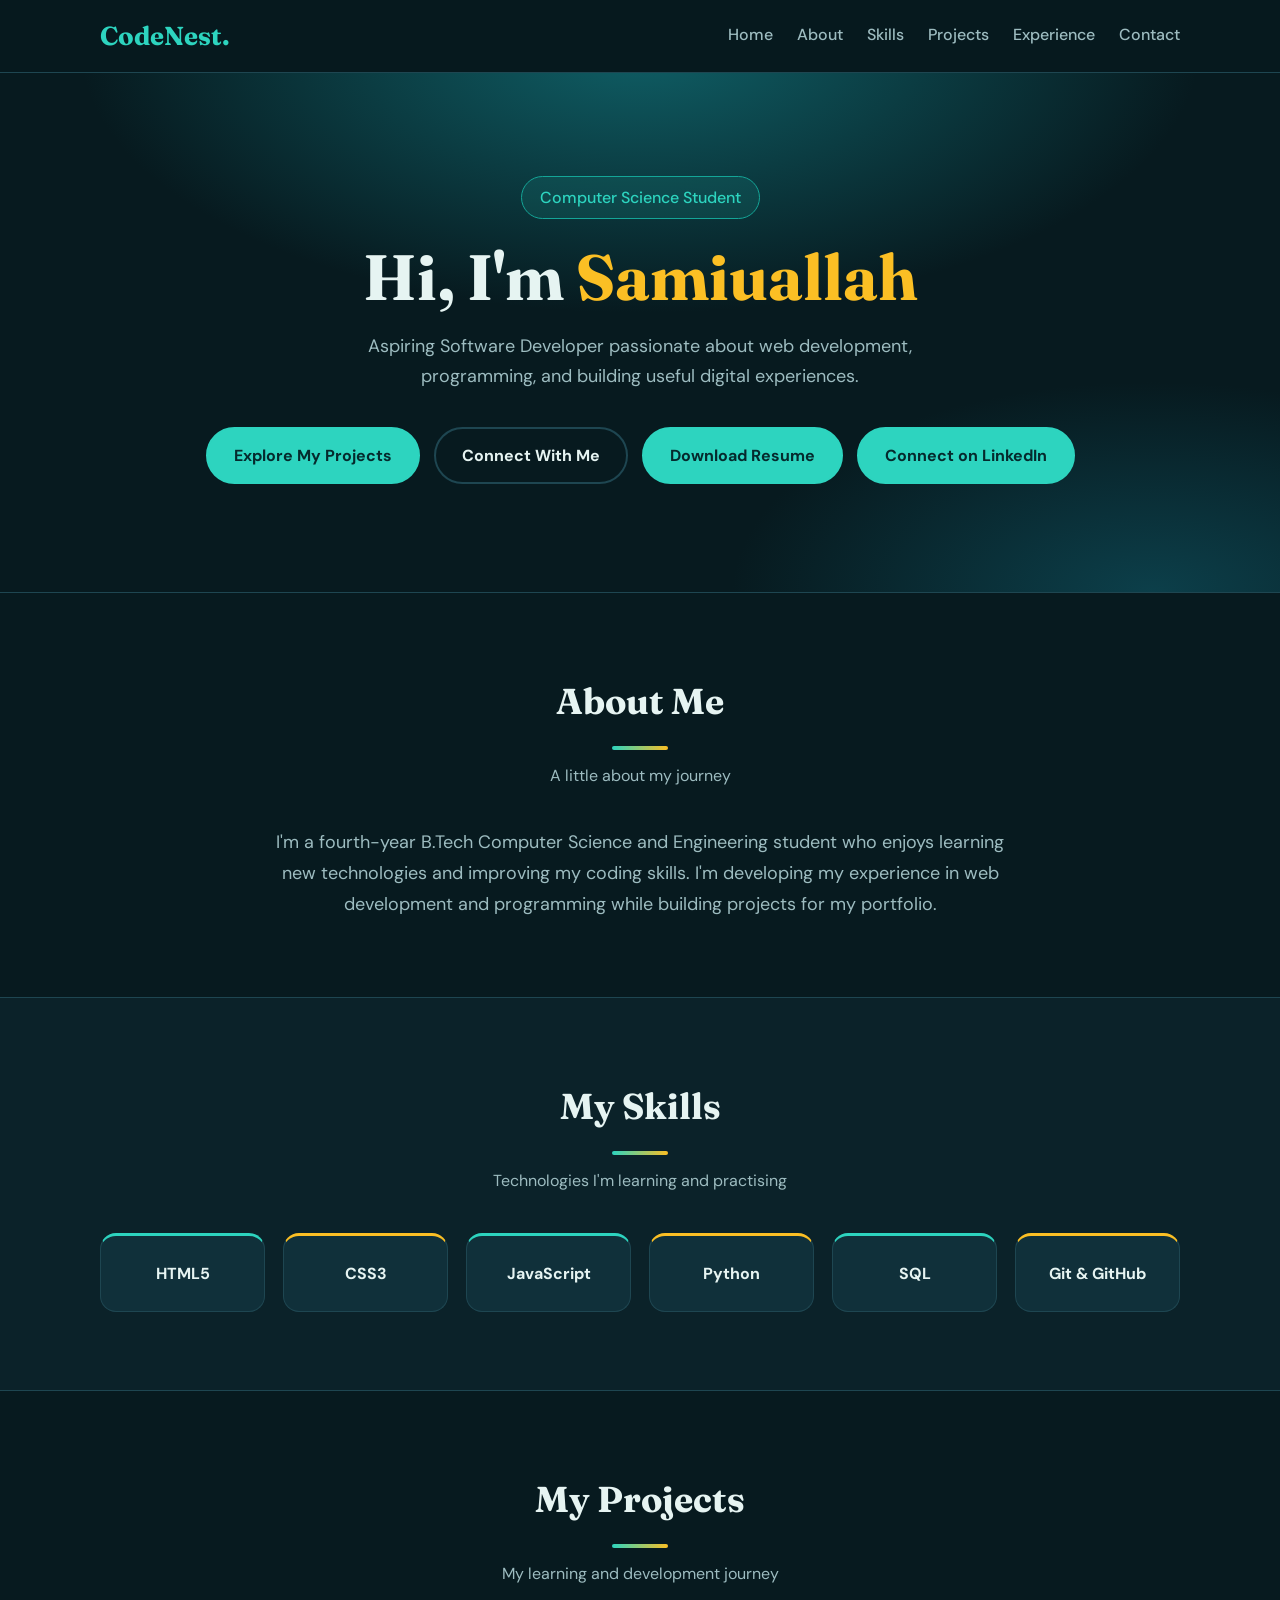
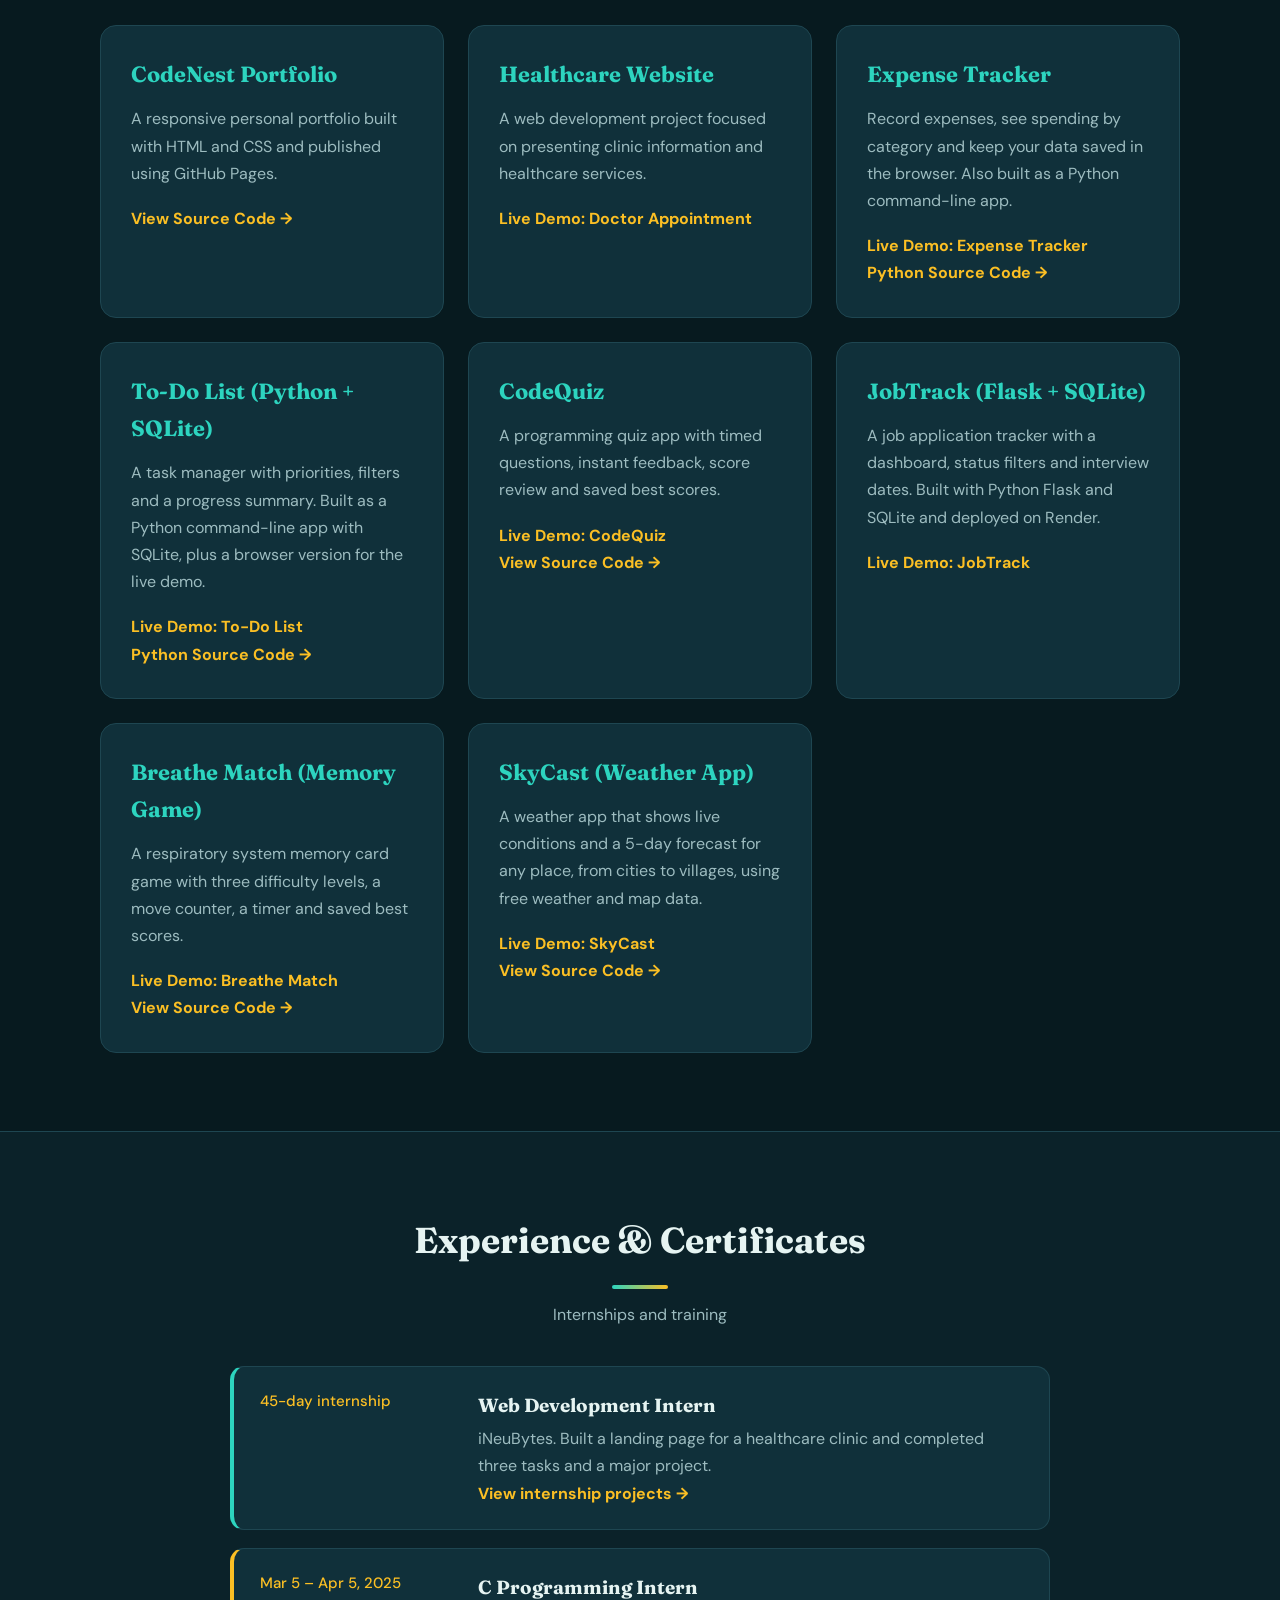
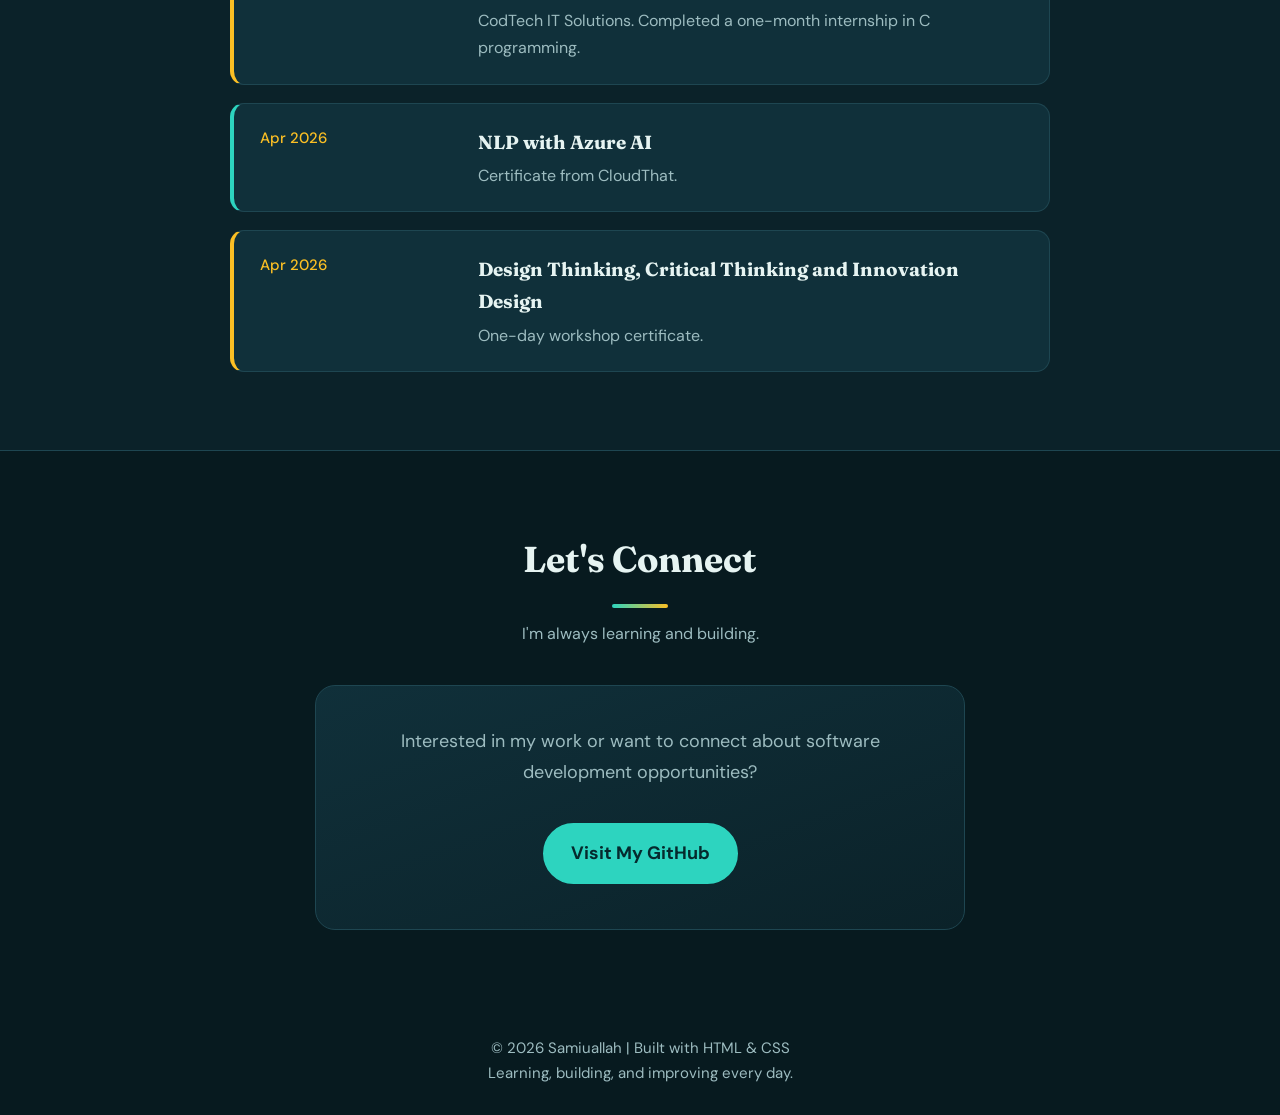
<file: index.html>
<!DOCTYPE html>
<html lang="en">
<head>
  <meta charset="UTF-8">
  <meta name="viewport" content="width=device-width, initial-scale=1.0">
  <meta name="description" content="Samiuallah's portfolio showcasing web development skills and projects.">
  <title>Samiuallah | Developer Portfolio</title>
  <link rel="preconnect" href="https://fonts.googleapis.com">
  <link href="https://fonts.googleapis.com/css2?family=Fraunces:wght@600;700&family=DM+Sans:wght@400;500;700&display=swap" rel="stylesheet">

  <style>
    :root {
      --bg: #071a1f;
      --bg-soft: #0b2229;
      --surface: #10303a;
      --line: #1e4651;
      --ink: #e6f4f2;
      --muted: #9dbcc0;
      --accent: #2dd4bf;
      --accent-dark: #14a597;
      --warm: #fbbf24;
    }

    * {
      margin: 0;
      padding: 0;
      box-sizing: border-box;
      scroll-behavior: smooth;
    }

    body {
      font-family: "DM Sans", system-ui, Arial, sans-serif;
      background: var(--bg);
      color: var(--ink);
      line-height: 1.7;
    }

    h1, h2, h3, .logo {
      font-family: Fraunces, Georgia, serif;
    }

    a {
      color: inherit;
      text-decoration: none;
    }

    :focus-visible {
      outline: 3px solid var(--warm);
      outline-offset: 3px;
      border-radius: 6px;
    }

    .container {
      width: min(1080px, 90%);
      margin: auto;
    }

    /* Header */
    header {
      position: sticky;
      top: 0;
      z-index: 10;
      background: rgba(7, 26, 31, .88);
      backdrop-filter: blur(10px);
      border-bottom: 1px solid var(--line);
    }

    nav {
      min-height: 72px;
      display: flex;
      align-items: center;
      justify-content: space-between;
      gap: 20px;
    }

    .logo {
      font-size: 26px;
      font-weight: 700;
      color: var(--accent);
    }

    .nav-links {
      display: flex;
      flex-wrap: wrap;
      gap: 24px;
    }

    .nav-links a {
      color: var(--muted);
      font-weight: 500;
      padding: 4px 0;
      border-bottom: 2px solid transparent;
      transition: color .2s, border-color .2s;
    }

    .nav-links a:hover {
      color: var(--ink);
      border-bottom-color: var(--warm);
    }

    /* Hero */
    .hero {
      min-height: 520px;
      display: grid;
      place-items: center;
      text-align: center;
      padding: 95px 0;
      background:
        radial-gradient(800px 380px at 50% -5%, #0f5f66 0%, transparent 70%),
        radial-gradient(600px 300px at 90% 100%, #0c3f4a 0%, transparent 70%),
        var(--bg);
      border-bottom: 1px solid var(--line);
    }

    .tag {
      display: inline-block;
      padding: 7px 18px;
      border: 1px solid var(--accent-dark);
      background: rgba(45, 212, 191, .1);
      border-radius: 30px;
      color: var(--accent);
      font-weight: 500;
      margin-bottom: 22px;
    }

    h1 {
      font-size: clamp(38px, 7vw, 64px);
      line-height: 1.12;
      margin-bottom: 18px;
    }

    .highlight {
      color: var(--warm);
    }

    .hero p {
      max-width: 650px;
      margin: 0 auto 30px;
      color: var(--muted);
      font-size: 18px;
    }

    .btn {
      display: inline-block;
      padding: 13px 26px;
      margin: 5px;
      border-radius: 999px;
      background: var(--accent);
      color: #052a2d;
      font-weight: 700;
      border: 2px solid var(--accent);
      transition: transform .2s, box-shadow .2s, background .2s;
    }

    .btn:hover {
      background: #5eead4;
      border-color: #5eead4;
      transform: translateY(-2px);
      box-shadow: 0 10px 24px rgba(45, 212, 191, .28);
    }

    .btn-outline {
      background: transparent;
      color: var(--ink);
      border-color: var(--line);
    }

    .btn-outline:hover {
      background: var(--surface);
      border-color: var(--accent);
      box-shadow: none;
    }

    /* Sections */
    section {
      padding: 78px 0;
      scroll-margin-top: 70px;
    }

    #skills,
    #experience {
      background: var(--bg-soft);
      border-block: 1px solid var(--line);
    }

    .section-title {
      text-align: center;
      font-size: clamp(28px, 4vw, 36px);
      margin-bottom: 12px;
    }

    .section-title::after {
      content: "";
      display: block;
      width: 56px;
      height: 4px;
      margin: 14px auto 0;
      border-radius: 4px;
      background: linear-gradient(90deg, var(--accent), var(--warm));
    }

    .section-intro {
      color: var(--muted);
      text-align: center;
      margin-bottom: 38px;
    }

    .about-text {
      max-width: 760px;
      margin: auto;
      text-align: center;
      color: var(--muted);
      font-size: 18px;
    }

    /* Skills and projects */
    .skills-grid,
    .projects-grid {
      display: grid;
      grid-template-columns: repeat(auto-fit, minmax(150px, 1fr));
      gap: 18px;
      margin-top: 30px;
    }

    .projects-grid {
      grid-template-columns: repeat(auto-fit, minmax(300px, 1fr));
      gap: 24px;
    }

    .skill,
    .project-card {
      background: var(--surface);
      border: 1px solid var(--line);
      border-radius: 16px;
      padding: 24px;
      transition: transform .2s, border-color .2s, box-shadow .2s;
    }

    .skill {
      text-align: center;
      font-weight: 700;
      border-top: 3px solid var(--accent);
    }

    .skill:nth-child(even) {
      border-top-color: var(--warm);
    }

    .skill:hover,
    .project-card:hover {
      transform: translateY(-4px);
      border-color: var(--accent);
      box-shadow: 0 14px 30px rgba(0, 0, 0, .3);
    }

    .project-card {
      padding: 30px;
    }

    .project-card h3 {
      font-size: 22px;
      color: var(--accent);
      margin-bottom: 12px;
    }

    .project-card p {
      color: var(--muted);
      margin-bottom: 18px;
    }

    .project-link {
      color: var(--warm);
      font-weight: 700;
    }

    .project-link:hover {
      text-decoration: underline;
      text-underline-offset: 4px;
    }

    /* Experience */
    .timeline {
      max-width: 820px;
      margin: auto;
      display: grid;
      gap: 18px;
    }

    .entry {
      display: grid;
      grid-template-columns: 190px 1fr;
      gap: 6px 28px;
      background: var(--surface);
      border: 1px solid var(--line);
      border-left: 4px solid var(--accent);
      border-radius: 14px;
      padding: 22px 26px;
      transition: transform .2s, border-color .2s;
    }

    .entry:nth-child(even) {
      border-left-color: var(--warm);
    }

    .entry:hover {
      transform: translateY(-3px);
      border-color: var(--accent);
    }

    .entry .when {
      color: var(--warm);
      font-weight: 500;
      font-size: 15px;
    }

    .entry h3 {
      font-size: 19px;
      margin-bottom: 4px;
    }

    .entry p {
      color: var(--muted);
    }

    @media (max-width: 700px) {
      .entry {
        grid-template-columns: 1fr;
        padding: 18px 20px;
      }
    }

    /* Contact */
    .contact-box {
      max-width: 650px;
      text-align: center;
      margin: auto;
      padding: 40px;
      border-radius: 20px;
      background: linear-gradient(160deg, var(--surface), var(--bg-soft));
      border: 1px solid var(--line);
      color: var(--muted);
      font-size: 18px;
    }

    /* Footer */
    footer {
      text-align: center;
      padding: 28px 0;
      color: var(--muted);
      font-size: 15px;
    }

    @media (max-width: 600px) {
      nav {
        padding: 14px 0;
        flex-direction: column;
      }

      .nav-links {
        justify-content: center;
        gap: 15px;
      }

      section {
        padding: 56px 0;
      }

      .hero {
        padding: 64px 0;
      }

      .contact-box {
        padding: 26px 16px;
      }
    }

    @media (prefers-reduced-motion: reduce) {
      * {
        scroll-behavior: auto;
        transition: none !important;
      }
    }
  </style>
</head>

<body>
  <header>
    <nav class="container">
      <a href="#home" class="logo">CodeNest.</a>

      <div class="nav-links">
        <a href="#home">Home</a>
        <a href="#about">About</a>
        <a href="#skills">Skills</a>
        <a href="#projects">Projects</a>
        <a href="#experience">Experience</a>
        <a href="#contact">Contact</a>
      </div>
    </nav>
  </header>

  <main>
    <section class="hero" id="home">
      <div class="container">
        <span class="tag">Computer Science Student</span>
        <h1>Hi, I'm <span class="highlight">Samiuallah</span></h1>
        <p>
          Aspiring Software Developer passionate about web development,
          programming, and building useful digital experiences.
        </p>
        <a href="#projects" class="btn">Explore My Projects</a>
        <a href="#contact" class="btn btn-outline">Connect With Me</a>
        <a href="Samiuallah_Ganaie_Resume.pdf"
          class="btn" download>
          Download Resume
        </a>
        
<a href="https://www.linkedin.com/in/samiuallah-ganaie-553bb9423/"
   class="btn"
   target="_blank"
   rel="noopener noreferrer">
  Connect on LinkedIn
</a>
      </div>
    </section>

    <section id="about">
      <div class="container">
        <h2 class="section-title">About Me</h2>
        <p class="section-intro">A little about my journey</p>
        <div class="about-text">
          <p>
            I'm a fourth-year B.Tech Computer Science and Engineering
            student who enjoys learning new technologies and improving
            my coding skills. I'm developing my experience in web
            development and programming while building projects for
            my portfolio.
          </p>
        </div>
      </div>
    </section>

    <section id="skills">
      <div class="container">
        <h2 class="section-title">My Skills</h2>
        <p class="section-intro">Technologies I'm learning and practising</p>

        <div class="skills-grid">
          <div class="skill">HTML5</div>
          <div class="skill">CSS3</div>
          <div class="skill">JavaScript</div>
          <div class="skill">Python</div>
          <div class="skill">SQL</div>
          <div class="skill">Git & GitHub</div>
        </div>
      </div>
    </section>

    <section id="projects">
      <div class="container">
        <h2 class="section-title">My Projects</h2>
        <p class="section-intro">My learning and development journey</p>

        <div class="projects-grid">
          <article class="project-card">
            <h3>CodeNest Portfolio</h3>
            <p>
              A responsive personal portfolio built with HTML and CSS
              and published using GitHub Pages.
            </p>
            <a class="project-link"
               href="https://github.com/samiuallahganaie/CodeNest">
              View Source Code →
            </a>
          </article>

          <article class="project-card">
            <h3>Healthcare Website</h3>
            <p>
              A web development project focused on presenting clinic
              information and healthcare services.
            </p>
           <a href="doctor-appointment/index.html" class="project-link" target="_blank">
  Live Demo: Doctor Appointment
</a>
          </article>

          <article class="project-card">
            <h3>Expense Tracker</h3>
            <p>
              Record expenses, see spending by category and keep
              your data saved in the browser. Also built as a
              Python command-line app.
            </p>
            <a class="project-link" href="expense-tracker/index.html" target="_blank">
              Live Demo: Expense Tracker
            </a>
            <br>
            <a class="project-link"
               href="https://github.com/samiuallahganaie/CodeNest/blob/main/expense_tracker.py"
               target="_blank" rel="noopener noreferrer">
              Python Source Code →
            </a>
          </article>

          <article class="project-card">
            <h3>To-Do List (Python + SQLite)</h3>
            <p>
              A task manager with priorities, filters and a progress
              summary. Built as a Python command-line app with SQLite,
              plus a browser version for the live demo.
            </p>
            <a class="project-link" href="todo-app/index.html" target="_blank">
              Live Demo: To-Do List
            </a>
            <br>
            <a class="project-link"
               href="https://github.com/samiuallahganaie/CodeNest/blob/main/todo-app/todo.py"
               target="_blank" rel="noopener noreferrer">
              Python Source Code →
            </a>
          </article>

          <article class="project-card">
            <h3>CodeQuiz</h3>
            <p>
              A programming quiz app with timed questions, instant
              feedback, score review and saved best scores.
            </p>
            <a class="project-link"
               href="https://samiuallahganaie.github.io/quiz-app/"
               target="_blank" rel="noopener noreferrer">
              Live Demo: CodeQuiz
            </a>
            <br>
            <a class="project-link"
               href="https://github.com/samiuallahganaie/quiz-app"
               target="_blank" rel="noopener noreferrer">
              View Source Code →
            </a>
          </article>

          <article class="project-card">
            <h3>JobTrack (Flask + SQLite)</h3>
            <p>
              A job application tracker with a dashboard, status
              filters and interview dates. Built with Python Flask
              and SQLite and deployed on Render.
            </p>
            <a class="project-link" href="jobtrack/index.html" target="_blank">
              Live Demo: JobTrack
            </a>
          </article>

          <article class="project-card">
            <h3>Breathe Match (Memory Game)</h3>
            <p>
              A respiratory system memory card game with three
              difficulty levels, a move counter, a timer and saved
              best scores.
            </p>
            <a class="project-link"
               href="https://samiuallahganaie.github.io/memory-card-game/"
               target="_blank" rel="noopener noreferrer">
              Live Demo: Breathe Match
            </a>
            <br>
            <a class="project-link"
               href="https://github.com/samiuallahganaie/memory-card-game"
               target="_blank" rel="noopener noreferrer">
              View Source Code →
            </a>
          </article>

          <article class="project-card">
            <h3>SkyCast (Weather App)</h3>
            <p>
              A weather app that shows live conditions and a 5-day
              forecast for any place, from cities to villages, using
              free weather and map data.
            </p>
            <a class="project-link"
               href="https://samiuallahganaie.github.io/weather-app/"
               target="_blank" rel="noopener noreferrer">
              Live Demo: SkyCast
            </a>
            <br>
            <a class="project-link"
               href="https://github.com/samiuallahganaie/weather-app"
               target="_blank" rel="noopener noreferrer">
              View Source Code →
            </a>
          </article>
        </div>
      </div>
    </section>

    <section id="experience">
      <div class="container">
        <h2 class="section-title">Experience &amp; Certificates</h2>
        <p class="section-intro">Internships and training</p>

        <div class="timeline">
          <div class="entry">
            <div class="when">45-day internship</div>
            <div>
              <h3>Web Development Intern</h3>
              <p>iNeuBytes. Built a landing page for a healthcare clinic and completed three tasks and a major project.</p>
              <a class="project-link"
                 href="https://samiuallahganaie.github.io/InternSamiuallah_INBT022287_iNeuBytes/"
                 target="_blank" rel="noopener noreferrer">
                View internship projects →
              </a>
            </div>
          </div>

          <div class="entry">
            <div class="when">Mar 5 – Apr 5, 2025</div>
            <div>
              <h3>C Programming Intern</h3>
              <p>CodTech IT Solutions. Completed a one-month internship in C programming.</p>
            </div>
          </div>

          <div class="entry">
            <div class="when">Apr 2026</div>
            <div>
              <h3>NLP with Azure AI</h3>
              <p>Certificate from CloudThat.</p>
            </div>
          </div>

          <div class="entry">
            <div class="when">Apr 2026</div>
            <div>
              <h3>Design Thinking, Critical Thinking and Innovation Design</h3>
              <p>One-day workshop certificate.</p>
            </div>
          </div>
        </div>
      </div>
    </section>

    <section id="contact">
      <div class="container">
        <h2 class="section-title">Let's Connect</h2>
        <p class="section-intro">I'm always learning and building.</p>

        <div class="contact-box">
          <p>
            Interested in my work or want to connect about
            software development opportunities?
          </p>
          <br>
          <a class="btn"
             href="https://github.com/samiuallahganaie">
            Visit My GitHub
          </a>
        </div>
      </div>
    </section>
  </main>

  <footer>
    <div class="container">
      <p>© 2026 Samiuallah | Built with HTML & CSS</p>
      <p>Learning, building, and improving every day.</p>
    </div>
  </footer>
</body>
</html>
</file>
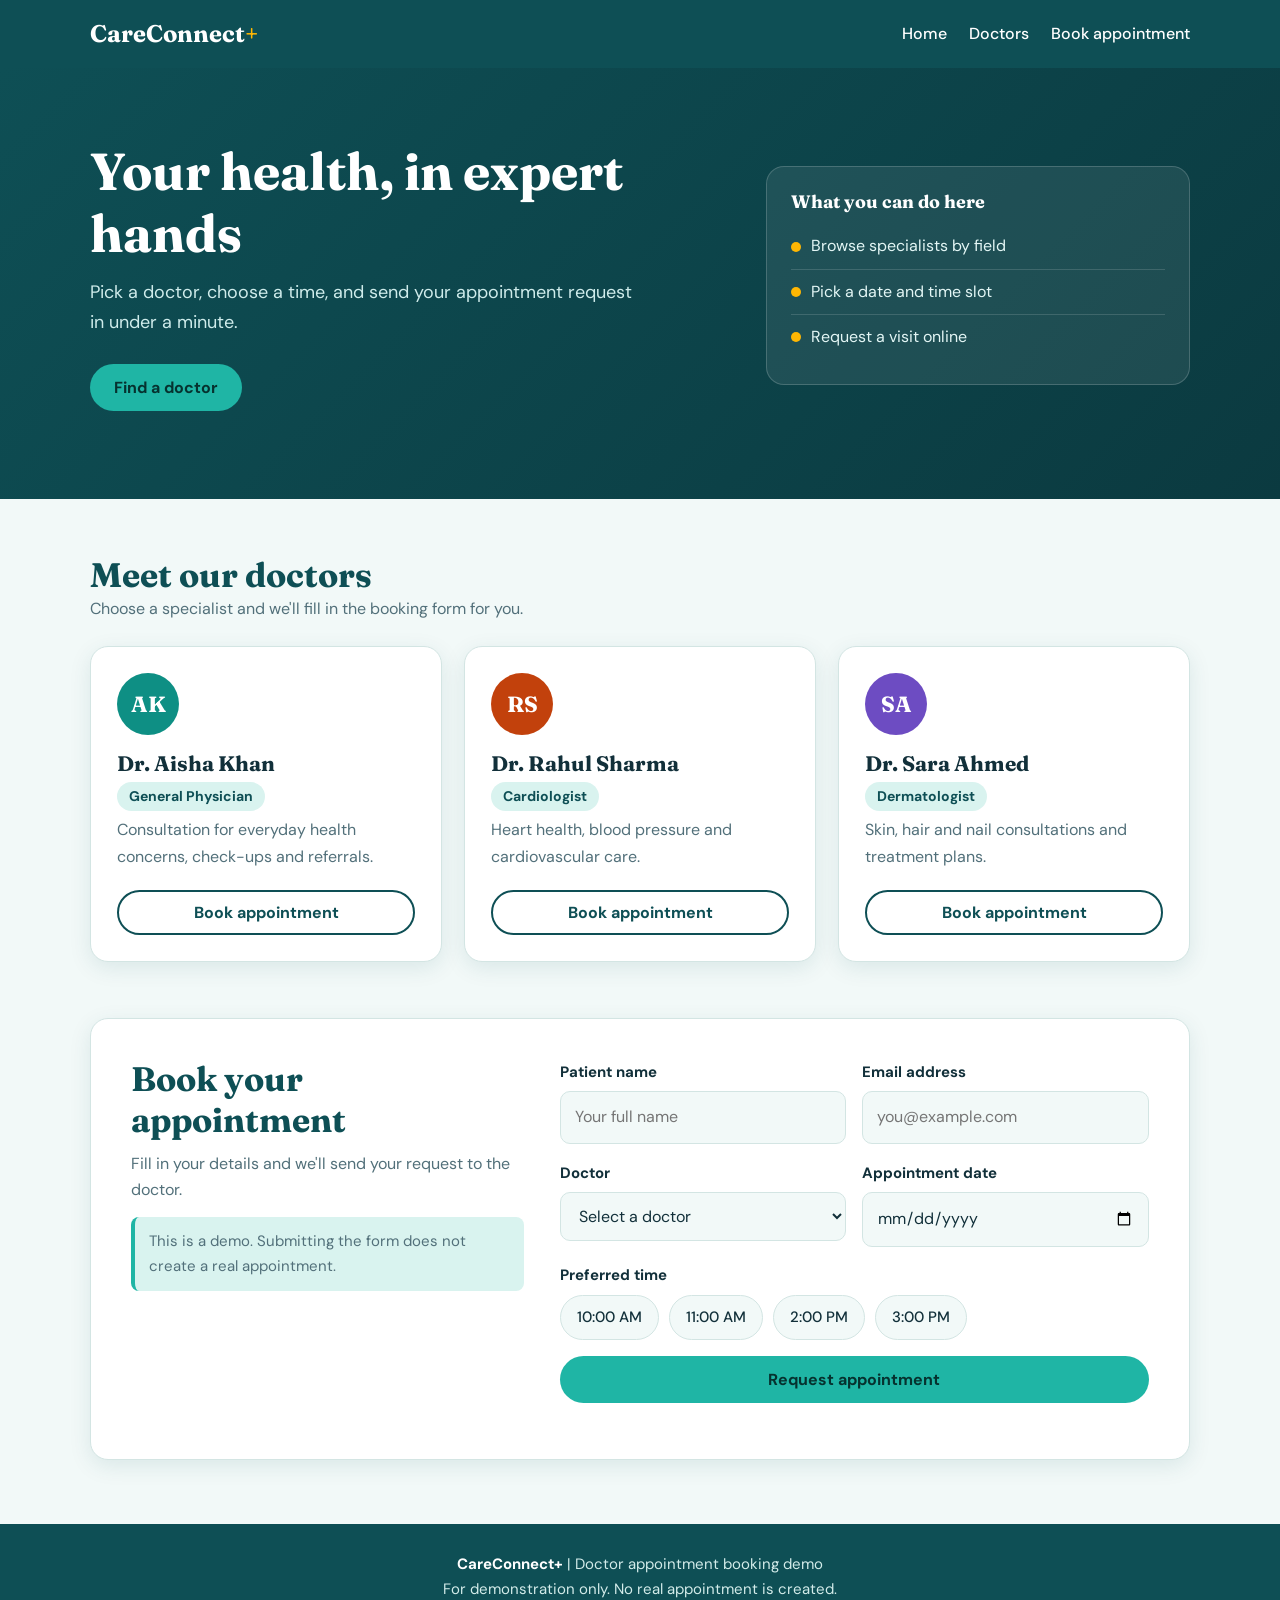
<file: doctor-appointment/index.html>
<!DOCTYPE html>
<html lang="en">
<head>
<meta charset="UTF-8">
<meta name="viewport" content="width=device-width, initial-scale=1, viewport-fit=cover">
<title>CareConnect+ | Doctor Appointments</title>
<link rel="preconnect" href="https://fonts.googleapis.com">
<link href="https://fonts.googleapis.com/css2?family=Fraunces:wght@600;700&family=DM+Sans:wght@400;500;700&display=swap" rel="stylesheet">
<style>
:root{
  --bg:#f2f9f8; --surface:#ffffff; --ink:#12303a; --muted:#52707a;
  --brand:#0e4f55; --brand-ink:#ffffff; --accent:#1fb5a5; --accent-soft:#d9f3ef;
  --warm:#ffb703; --line:#d3e5e3; --ok-bg:#d8f5ea; --ok-ink:#0b5a3e; --err-bg:#fde4e1; --err-ink:#9b2c20;
  --shadow:0 6px 22px rgba(14,79,85,.10);
  box-sizing:border-box; padding-top:env(safe-area-inset-top,0px); padding-bottom:env(safe-area-inset-bottom,0px);
}
@media (prefers-color-scheme:dark){
  :root:not([data-theme="light"]){
    --bg:#0a1b1f; --surface:#112a30; --ink:#e4f2f1; --muted:#9bb8bb;
    --brand:#16727a; --accent:#3fd4c3; --accent-soft:#16363a; --line:#21454b;
    --ok-bg:#103c30; --ok-ink:#a6efcf; --err-bg:#451d19; --err-ink:#ffc0b8; --shadow:0 6px 22px rgba(0,0,0,.35);
  }
}
:root[data-theme="dark"]{
  --bg:#0a1b1f; --surface:#112a30; --ink:#e4f2f1; --muted:#9bb8bb;
  --brand:#16727a; --accent:#3fd4c3; --accent-soft:#16363a; --line:#21454b;
  --ok-bg:#103c30; --ok-ink:#a6efcf; --err-bg:#451d19; --err-ink:#ffc0b8; --shadow:0 6px 22px rgba(0,0,0,.35);
}
*{box-sizing:border-box;margin:0;padding:0}
html{scroll-behavior:smooth;scroll-padding-top:calc(76px + env(safe-area-inset-top,0px))}
body{font-family:"DM Sans",system-ui,Arial,sans-serif;background:var(--bg);color:var(--ink);line-height:1.65}
h1,h2,h3{font-family:Fraunces,Georgia,serif;line-height:1.2}
:focus-visible{outline:3px solid var(--warm);outline-offset:3px}

header{position:sticky;top:env(safe-area-inset-top,0px);z-index:10;background:var(--brand);color:var(--brand-ink);padding:14px 5%}
nav{display:flex;justify-content:space-between;align-items:center;gap:14px;flex-wrap:wrap;max-width:1100px;margin:auto}
.logo{font-family:Fraunces,Georgia,serif;font-size:24px;font-weight:700}
.logo span{color:var(--warm)}
nav a{color:var(--brand-ink);text-decoration:none;margin-left:18px;font-weight:500;padding-bottom:3px;border-bottom:2px solid transparent}
nav a:hover{border-bottom-color:var(--warm)}

.hero{background:linear-gradient(135deg,var(--brand) 0%,#0b3a40 100%);color:#fff;padding:72px 5% 88px}
.hero-inner{max-width:1100px;margin:auto;display:grid;grid-template-columns:1.2fr .8fr;gap:40px;align-items:center}
.hero h1{font-size:clamp(32px,5vw,52px);margin-bottom:14px}
.hero p{max-width:46ch;color:#cfeceb;margin-bottom:26px;font-size:18px}
.hero-card{background:rgba(255,255,255,.08);border:1px solid rgba(255,255,255,.18);border-radius:18px;padding:24px}
.hero-card h3{font-size:18px;margin-bottom:12px}
.hero-card li{list-style:none;display:flex;gap:10px;align-items:center;padding:9px 0;border-top:1px solid rgba(255,255,255,.14);color:#e3f6f5}
.hero-card li:first-of-type{border-top:0}
.dot{width:10px;height:10px;border-radius:50%;background:var(--warm);flex:none}

.btn{display:inline-flex;justify-content:center;align-items:center;background:var(--accent);color:#06322f;padding:13px 24px;border:none;border-radius:999px;text-decoration:none;cursor:pointer;font:700 16px "DM Sans",Arial,sans-serif;transition:transform .15s,box-shadow .15s}
.btn:hover{transform:translateY(-2px);box-shadow:0 8px 18px rgba(31,181,165,.35)}
.btn.outline{background:transparent;color:var(--brand);border:2px solid var(--brand);padding:10px 20px}
.btn.outline:hover{background:var(--brand);color:var(--brand-ink);box-shadow:none}

.container{width:min(1100px,92%);margin:56px auto}
.section-head{margin-bottom:24px}
.section-head h2{font-size:clamp(26px,4vw,34px);color:var(--brand)}
.section-head p{color:var(--muted)}
:root[data-theme="dark"] .section-head h2{color:var(--accent)}
@media (prefers-color-scheme:dark){:root:not([data-theme="light"]) .section-head h2{color:var(--accent)}}

.doctors{display:grid;grid-template-columns:repeat(auto-fit,minmax(260px,1fr));gap:22px}
.card,.booking{background:var(--surface);border:1px solid var(--line);border-radius:18px;box-shadow:var(--shadow)}
.card{padding:26px;display:flex;flex-direction:column;gap:6px}
.avatar{width:62px;height:62px;border-radius:50%;display:grid;place-items:center;font:700 22px Fraunces,Georgia,serif;color:#fff;margin-bottom:10px}
.a1{background:#0e8f84}.a2{background:#c2410c}.a3{background:#6d4cc2}
.card h3{font-size:21px}
.tag{align-self:flex-start;background:var(--accent-soft);color:var(--brand);font-size:14px;font-weight:700;padding:3px 12px;border-radius:999px}
:root[data-theme="dark"] .tag{color:var(--accent)}
@media (prefers-color-scheme:dark){:root:not([data-theme="light"]) .tag{color:var(--accent)}}
.card p{color:var(--muted)}
.card .btn{margin-top:auto}
.card p+.btn{margin-top:14px}

.booking{padding:clamp(22px,4vw,40px);display:grid;grid-template-columns:.8fr 1.2fr;gap:36px}
.booking h2{font-size:clamp(26px,4vw,34px);color:var(--brand);margin-bottom:10px}
:root[data-theme="dark"] .booking h2{color:var(--accent)}
@media (prefers-color-scheme:dark){:root:not([data-theme="light"]) .booking h2{color:var(--accent)}}
.booking .side p{color:var(--muted);margin-bottom:14px}
.note{background:var(--accent-soft);border-left:4px solid var(--accent);padding:12px 14px;border-radius:8px;font-size:15px}

form{display:grid;gap:16px}
.row{display:grid;grid-template-columns:1fr 1fr;gap:16px}
label,legend{font-weight:700;font-size:15px}
input,select{width:100%;padding:12px 14px;border:1.5px solid var(--line);border-radius:10px;font:inherit;margin-top:6px;background:var(--bg);color:var(--ink)}
input:focus,select:focus{border-color:var(--accent);outline:3px solid var(--accent-soft)}
fieldset{border:0}
.slots{display:flex;flex-wrap:wrap;gap:10px;margin-top:8px}
.slots input{position:absolute;opacity:0;width:1px;height:1px}
.slots label{font-weight:500;padding:9px 16px;border:1.5px solid var(--line);border-radius:999px;cursor:pointer;background:var(--bg)}
.slots input:checked+label{background:var(--brand);border-color:var(--brand);color:var(--brand-ink)}
.slots input:focus-visible+label{outline:3px solid var(--warm);outline-offset:2px}

#message{margin-top:16px;padding:0;border-radius:10px;font-weight:600;text-align:center}
#message.ok,#message.err{padding:13px 14px}
#message.ok{background:var(--ok-bg);color:var(--ok-ink)}
#message.err{background:var(--err-bg);color:var(--err-ink)}

footer{text-align:center;padding:28px 5%;background:var(--brand);color:#d3ecea;margin-top:64px;font-size:15px}
footer strong{color:#fff}

@media (max-width:820px){
  .hero-inner,.booking{grid-template-columns:1fr}
  .hero{padding:52px 5% 64px}
}
@media (max-width:600px){
  nav{flex-direction:column}
  nav a{margin:0 9px}
  .row{grid-template-columns:1fr}
  .hero .btn,form .btn{width:100%}
}
@media (prefers-reduced-motion:reduce){html{scroll-behavior:auto}.btn{transition:none}}
</style>
</head>
<body>
<header>
  <nav aria-label="Main">
    <div class="logo">CareConnect<span>+</span></div>
    <div>
      <a href="#home">Home</a>
      <a href="#doctors">Doctors</a>
      <a href="#booking">Book appointment</a>
    </div>
  </nav>
</header>

<section class="hero" id="home">
  <div class="hero-inner">
    <div>
      <h1>Your health, in expert hands</h1>
      <p>Pick a doctor, choose a time, and send your appointment request in under a minute.</p>
      <a href="#doctors" class="btn">Find a doctor</a>
    </div>
    <aside class="hero-card" aria-label="Why CareConnect+">
      <h3>What you can do here</h3>
      <ul>
        <li><span class="dot"></span>Browse specialists by field</li>
        <li><span class="dot"></span>Pick a date and time slot</li>
        <li><span class="dot"></span>Request a visit online</li>
      </ul>
    </aside>
  </div>
</section>

<main>
  <section class="container" id="doctors">
    <div class="section-head">
      <h2>Meet our doctors</h2>
      <p>Choose a specialist and we'll fill in the booking form for you.</p>
    </div>
    <div class="doctors">
      <article class="card">
        <div class="avatar a1" aria-hidden="true">AK</div>
        <h3>Dr. Aisha Khan</h3>
        <span class="tag">General Physician</span>
        <p>Consultation for everyday health concerns, check-ups and referrals.</p>
        <button class="btn outline" type="button" onclick="chooseDoctor('Dr. Aisha Khan')">Book appointment</button>
      </article>
      <article class="card">
        <div class="avatar a2" aria-hidden="true">RS</div>
        <h3>Dr. Rahul Sharma</h3>
        <span class="tag">Cardiologist</span>
        <p>Heart health, blood pressure and cardiovascular care.</p>
        <button class="btn outline" type="button" onclick="chooseDoctor('Dr. Rahul Sharma')">Book appointment</button>
      </article>
      <article class="card">
        <div class="avatar a3" aria-hidden="true">SA</div>
        <h3>Dr. Sara Ahmed</h3>
        <span class="tag">Dermatologist</span>
        <p>Skin, hair and nail consultations and treatment plans.</p>
        <button class="btn outline" type="button" onclick="chooseDoctor('Dr. Sara Ahmed')">Book appointment</button>
      </article>
    </div>
  </section>

  <section class="container" id="booking">
    <div class="booking">
      <div class="side">
        <h2>Book your appointment</h2>
        <p>Fill in your details and we'll send your request to the doctor.</p>
        <p class="note">This is a demo. Submitting the form does not create a real appointment.</p>
      </div>

      <div>
        <form id="appointmentForm">
          <div class="row">
            <div>
              <label for="patient">Patient name</label>
              <input id="patient" type="text" placeholder="Your full name" autocomplete="name" required>
            </div>
            <div>
              <label for="email">Email address</label>
              <input id="email" type="email" placeholder="you@example.com" autocomplete="email" required>
            </div>
          </div>

          <div class="row">
            <div>
              <label for="doctor">Doctor</label>
              <select id="doctor" required>
                <option value="">Select a doctor</option>
                <option>Dr. Aisha Khan</option>
                <option>Dr. Rahul Sharma</option>
                <option>Dr. Sara Ahmed</option>
              </select>
            </div>
            <div>
              <label for="date">Appointment date</label>
              <input id="date" type="date" required>
            </div>
          </div>

          <fieldset>
            <legend>Preferred time</legend>
            <div class="slots">
              <input type="radio" name="time" id="t1" value="10:00 AM" required><label for="t1">10:00 AM</label>
              <input type="radio" name="time" id="t2" value="11:00 AM"><label for="t2">11:00 AM</label>
              <input type="radio" name="time" id="t3" value="2:00 PM"><label for="t3">2:00 PM</label>
              <input type="radio" name="time" id="t4" value="3:00 PM"><label for="t4">3:00 PM</label>
            </div>
          </fieldset>

          <button class="btn" type="submit">Request appointment</button>
        </form>
        <p id="message" role="status" aria-live="polite"></p>
      </div>
    </div>
  </section>
</main>

<footer>
  <p><strong>CareConnect+</strong> | Doctor appointment booking demo</p>
  <p>For demonstration only. No real appointment is created.</p>
</footer>

<script>
  const dateInput = document.getElementById("date");
  const msg = document.getElementById("message");
  const now = new Date();
  const localToday = new Date(now.getTime() - now.getTimezoneOffset() * 60000).toISOString().split("T")[0];
  dateInput.min = localToday;

  function show(text, type) {
    msg.textContent = text;
    msg.className = type;
  }

  function chooseDoctor(name) {
    document.getElementById("doctor").value = name;
    document.getElementById("booking").scrollIntoView({ behavior: "smooth" });
    document.getElementById("patient").focus({ preventScroll: true });
  }

  document.getElementById("appointmentForm").addEventListener("submit", function (event) {
    event.preventDefault();
    if (dateInput.value < localToday) {
      show("Please choose today or a future date.", "err");
      return;
    }
    const name = document.getElementById("patient").value.trim();
    const doctor = document.getElementById("doctor").value;
    const time = this.elements["time"].value;
    show("Thanks, " + name + "! Your request for " + doctor + " on " + dateInput.value + " at " + time +
      " was submitted. This is a demo, so no real appointment was booked.", "ok");
    this.reset();
    dateInput.min = localToday;
  });
</script>
</body>
</html>
</file>
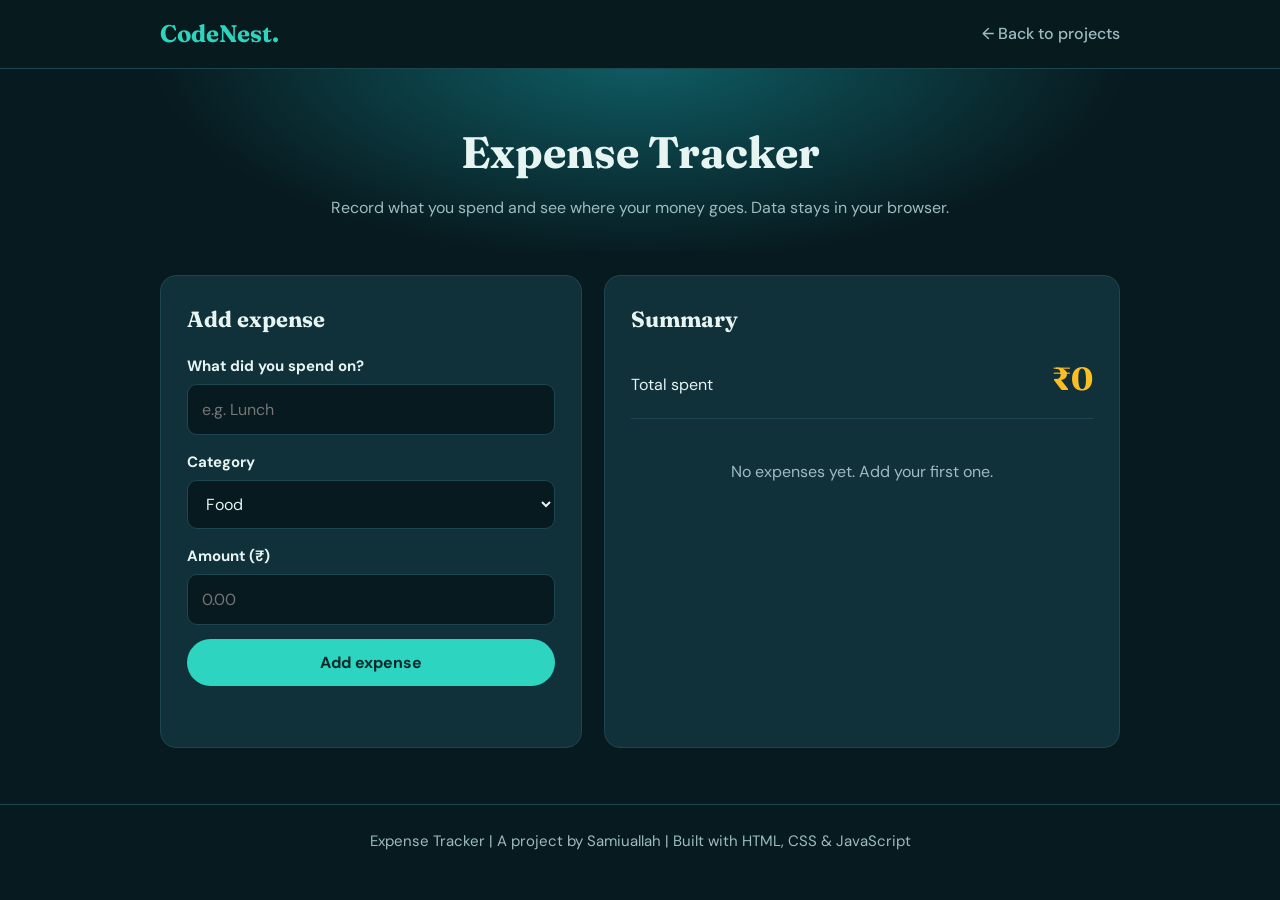
<file: expense-tracker/index.html>
<!DOCTYPE html>
<html lang="en">
<head>
<meta charset="UTF-8">
<meta name="viewport" content="width=device-width, initial-scale=1.0">
<meta name="description" content="Expense Tracker, a small web app by Samiuallah to record and review spending.">
<title>Expense Tracker | CodeNest</title>
<link rel="preconnect" href="https://fonts.googleapis.com">
<link href="https://fonts.googleapis.com/css2?family=Fraunces:wght@600;700&family=DM+Sans:wght@400;500;700&display=swap" rel="stylesheet">
<style>
:root{--bg:#071a1f;--bg-soft:#0b2229;--surface:#10303a;--line:#1e4651;--ink:#e6f4f2;--muted:#9dbcc0;--accent:#2dd4bf;--accent-dark:#14a597;--warm:#fbbf24;--danger:#f87171}
*{margin:0;padding:0;box-sizing:border-box}
body{font-family:"DM Sans",system-ui,Arial,sans-serif;background:var(--bg);color:var(--ink);line-height:1.6;min-height:100vh}
h1,h2{font-family:Fraunces,Georgia,serif}
:focus-visible{outline:3px solid var(--warm);outline-offset:3px;border-radius:6px}
.container{width:min(960px,92%);margin:auto}
header{border-bottom:1px solid var(--line);background:rgba(7,26,31,.9)}
.bar{min-height:68px;display:flex;align-items:center;justify-content:space-between;gap:16px}
.logo{font-family:Fraunces,Georgia,serif;font-weight:700;font-size:24px;color:var(--accent);text-decoration:none}
.back{color:var(--muted);text-decoration:none;font-weight:500}
.back:hover{color:var(--ink)}
.hero{text-align:center;padding:48px 0 30px;background:radial-gradient(700px 300px at 50% -10%,#0f5f66 0%,transparent 70%)}
.hero h1{font-size:clamp(30px,5vw,44px);margin-bottom:8px}
.hero p{color:var(--muted)}
.grid{display:grid;grid-template-columns:.9fr 1.1fr;gap:22px;margin:24px auto 56px}
.card{background:var(--surface);border:1px solid var(--line);border-radius:16px;padding:26px}
.card h2{font-size:22px;margin-bottom:16px}
form{display:grid;gap:14px}
label{font-weight:700;font-size:15px}
input,select{width:100%;padding:12px 14px;margin-top:5px;border:1.5px solid var(--line);border-radius:10px;background:var(--bg);color:var(--ink);font:inherit}
input:focus,select:focus{border-color:var(--accent)}
.btn{padding:13px 22px;border:0;border-radius:999px;background:var(--accent);color:#052a2d;font:700 16px "DM Sans",Arial,sans-serif;cursor:pointer;transition:transform .2s,background .2s}
.btn:hover{background:#5eead4;transform:translateY(-2px)}
.total{display:flex;justify-content:space-between;align-items:baseline;margin-bottom:16px;padding-bottom:14px;border-bottom:1px solid var(--line)}
.total strong{font-family:Fraunces,Georgia,serif;font-size:32px;color:var(--warm)}
.cat{margin-bottom:12px}
.cat-row{display:flex;justify-content:space-between;font-size:15px;margin-bottom:4px}
.track{height:8px;background:var(--bg);border-radius:8px;overflow:hidden}
.fill{height:100%;background:linear-gradient(90deg,var(--accent),var(--warm));border-radius:8px}
.list{margin-top:22px;display:grid;gap:10px;list-style:none}
.item{display:flex;align-items:center;justify-content:space-between;gap:12px;padding:12px 14px;background:var(--bg);border:1px solid var(--line);border-radius:10px}
.item b{display:block}
.item small{color:var(--muted)}
.right{display:flex;align-items:center;gap:12px;font-weight:700}
.del{background:transparent;border:1px solid var(--line);color:var(--danger);border-radius:8px;padding:4px 10px;cursor:pointer;font:inherit}
.del:hover{border-color:var(--danger)}
.empty{color:var(--muted);text-align:center;padding:18px 0}
#msg{margin-top:12px;color:var(--danger);font-weight:500;min-height:1.4em}
footer{border-top:1px solid var(--line);text-align:center;padding:24px 0;color:var(--muted);font-size:15px}
@media (max-width:760px){.grid{grid-template-columns:1fr}}
@media (prefers-reduced-motion:reduce){.btn{transition:none}}
</style>
</head>
<body>
<header>
  <div class="container bar">
    <a class="logo" href="../index.html">CodeNest.</a>
    <a class="back" href="../index.html#projects">← Back to projects</a>
  </div>
</header>

<section class="hero">
  <div class="container">
    <h1>Expense Tracker</h1>
    <p>Record what you spend and see where your money goes. Data stays in your browser.</p>
  </div>
</section>

<main class="container grid">
  <section class="card" aria-labelledby="add-title">
    <h2 id="add-title">Add expense</h2>
    <form id="form">
      <div>
        <label for="title">What did you spend on?</label>
        <input id="title" type="text" maxlength="40" placeholder="e.g. Lunch" required>
      </div>
      <div>
        <label for="category">Category</label>
        <select id="category">
          <option>Food</option><option>Travel</option><option>Books</option>
          <option>Shopping</option><option>Bills</option><option>Other</option>
        </select>
      </div>
      <div>
        <label for="amount">Amount (₹)</label>
        <input id="amount" type="number" min="1" step="0.01" placeholder="0.00" required>
      </div>
      <button class="btn" type="submit">Add expense</button>
    </form>
    <p id="msg" role="status" aria-live="polite"></p>
  </section>

  <section class="card" aria-labelledby="sum-title">
    <h2 id="sum-title">Summary</h2>
    <div class="total"><span>Total spent</span><strong id="total">₹0</strong></div>
    <div id="cats"></div>
    <ul class="list" id="list"></ul>
  </section>
</main>

<footer>Expense Tracker | A project by Samiuallah | Built with HTML, CSS &amp; JavaScript</footer>

<script>
  const KEY = "codenest-expenses";
  const money = n => "₹" + Number(n).toLocaleString("en-IN", { maximumFractionDigits: 2 });
  let expenses = [];

  try { expenses = JSON.parse(localStorage.getItem(KEY)) || []; } catch (e) { expenses = []; }

  function save() {
    try { localStorage.setItem(KEY, JSON.stringify(expenses)); } catch (e) {}
  }

  function el(tag, cls, text) {
    const node = document.createElement(tag);
    if (cls) node.className = cls;
    if (text !== undefined) node.textContent = text;
    return node;
  }

  function render() {
    const total = expenses.reduce((sum, x) => sum + x.amount, 0);
    document.getElementById("total").textContent = money(total);

    const byCat = {};
    expenses.forEach(x => byCat[x.category] = (byCat[x.category] || 0) + x.amount);
    const cats = document.getElementById("cats");
    cats.replaceChildren();
    Object.entries(byCat).sort((a, b) => b[1] - a[1]).forEach(([name, value]) => {
      const row = el("div", "cat");
      const top = el("div", "cat-row");
      top.append(el("span", "", name), el("span", "", money(value)));
      const track = el("div", "track");
      const fill = el("div", "fill");
      fill.style.width = (value / total * 100) + "%";
      track.append(fill);
      row.append(top, track);
      cats.append(row);
    });

    const list = document.getElementById("list");
    list.replaceChildren();
    if (!expenses.length) {
      list.append(el("li", "empty", "No expenses yet. Add your first one."));
      return;
    }
    expenses.slice().reverse().forEach(x => {
      const li = el("li", "item");
      const left = el("div");
      left.append(el("b", "", x.title), el("small", "", x.category + " | " + x.date));
      const right = el("div", "right");
      const del = el("button", "del", "Delete");
      del.type = "button";
      del.setAttribute("aria-label", "Delete " + x.title);
      del.addEventListener("click", () => {
        expenses = expenses.filter(e => e.id !== x.id);
        save(); render();
      });
      right.append(el("span", "", money(x.amount)), del);
      li.append(left, right);
      list.append(li);
    });
  }

  document.getElementById("form").addEventListener("submit", e => {
    e.preventDefault();
    const title = document.getElementById("title").value.trim();
    const amount = parseFloat(document.getElementById("amount").value);
    const msg = document.getElementById("msg");
    if (!title || !(amount > 0)) {
      msg.textContent = "Enter a title and an amount greater than 0.";
      return;
    }
    msg.textContent = "";
    expenses.push({
      id: Date.now(),
      title,
      category: document.getElementById("category").value,
      amount: Math.round(amount * 100) / 100,
      date: new Date().toLocaleDateString("en-GB")
    });
    save(); render();
    e.target.reset();
    document.getElementById("title").focus();
  });

  render();
</script>
</body>
</html>
</file>
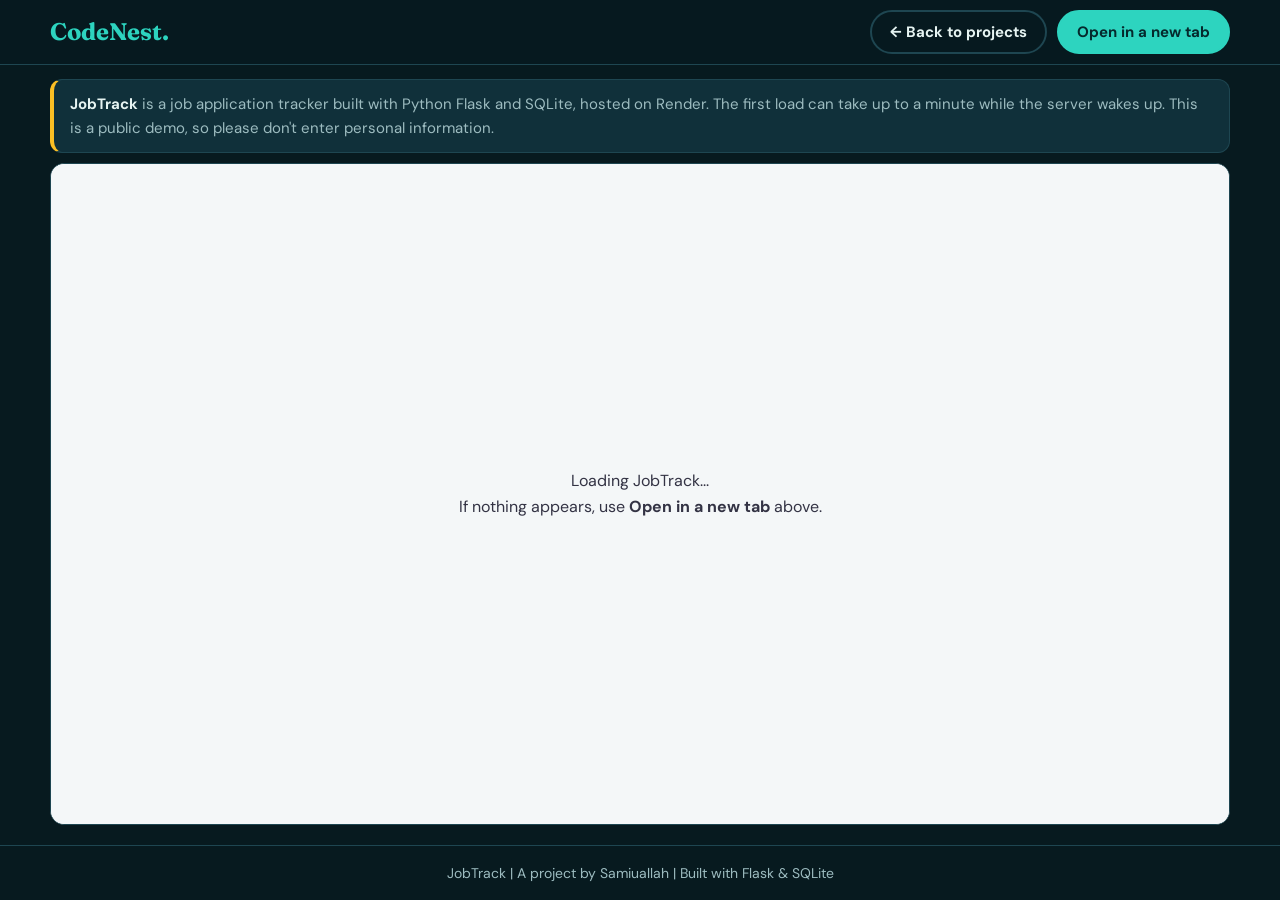
<file: jobtrack/index.html>
<!DOCTYPE html>
<html lang="en">
<head>
<meta charset="UTF-8">
<meta name="viewport" content="width=device-width, initial-scale=1.0">
<meta name="description" content="JobTrack, a job application tracker built by Samiuallah with Flask and SQLite.">
<title>JobTrack | CodeNest</title>
<link rel="preconnect" href="https://fonts.googleapis.com">
<link href="https://fonts.googleapis.com/css2?family=Fraunces:wght@600;700&family=DM+Sans:wght@400;500;700&display=swap" rel="stylesheet">
<style>
:root{--bg:#071a1f;--bg-soft:#0b2229;--surface:#10303a;--line:#1e4651;--ink:#e6f4f2;--muted:#9dbcc0;--accent:#2dd4bf;--warm:#fbbf24}
*{margin:0;padding:0;box-sizing:border-box}
html,body{height:100%}
body{font-family:"DM Sans",system-ui,Arial,sans-serif;background:var(--bg);color:var(--ink);line-height:1.6;display:flex;flex-direction:column}
.logo{font-family:Fraunces,Georgia,serif;font-size:24px;font-weight:700;color:var(--accent);text-decoration:none}
a{color:inherit}
:focus-visible{outline:3px solid var(--warm);outline-offset:3px;border-radius:8px}
header{border-bottom:1px solid var(--line);background:rgba(7,26,31,.95)}
.bar{width:min(1180px,94%);margin:auto;min-height:64px;display:flex;align-items:center;justify-content:space-between;gap:12px;flex-wrap:wrap}
.links{display:flex;gap:10px;flex-wrap:wrap}
.btn{padding:8px 18px;border-radius:999px;border:2px solid var(--line);text-decoration:none;font-weight:700;font-size:15px;transition:background .2s,border-color .2s}
.btn:hover{border-color:var(--accent);background:var(--surface)}
.btn.main{background:var(--accent);border-color:var(--accent);color:#052a2d}
.btn.main:hover{background:#5eead4;border-color:#5eead4}
.note{width:min(1180px,94%);margin:14px auto 10px;padding:12px 16px;background:var(--surface);border:1px solid var(--line);border-left:4px solid var(--warm);border-radius:12px;color:var(--muted);font-size:15px}
.note b{color:var(--ink)}
.frame-wrap{flex:1;width:min(1180px,94%);margin:0 auto 20px;min-height:540px;position:relative;border:1px solid var(--line);border-radius:14px;overflow:hidden;background:#fff}
iframe{position:absolute;inset:0;width:100%;height:100%;border:0}
.loading{position:absolute;inset:0;display:grid;place-items:center;text-align:center;color:#334;background:#f4f7f8;padding:20px;z-index:0}
iframe{z-index:1;background:transparent}
footer{border-top:1px solid var(--line);text-align:center;padding:16px 0;color:var(--muted);font-size:14px}
@media (prefers-reduced-motion:reduce){*{transition:none!important}}
</style>
</head>
<body>
<header>
  <div class="bar">
    <a class="logo" href="../index.html">CodeNest.</a>
    <div class="links">
      <a class="btn" href="../index.html#projects">&larr; Back to projects</a>
      <a class="btn main" href="https://jobtrack-9ibe.onrender.com" target="_blank" rel="noopener noreferrer">Open in a new tab</a>
    </div>
  </div>
</header>

<p class="note"><b>JobTrack</b> is a job application tracker built with Python Flask and SQLite, hosted on Render. The first load can take up to a minute while the server wakes up. This is a public demo, so please don't enter personal information.</p>

<div class="frame-wrap">
  <div class="loading"><p>Loading JobTrack...<br>If nothing appears, use <b>Open in a new tab</b> above.</p></div>
  <iframe src="https://jobtrack-9ibe.onrender.com" title="JobTrack application" loading="lazy"></iframe>
</div>

<footer>JobTrack | A project by Samiuallah | Built with Flask &amp; SQLite</footer>
</body>
</html>
</file>
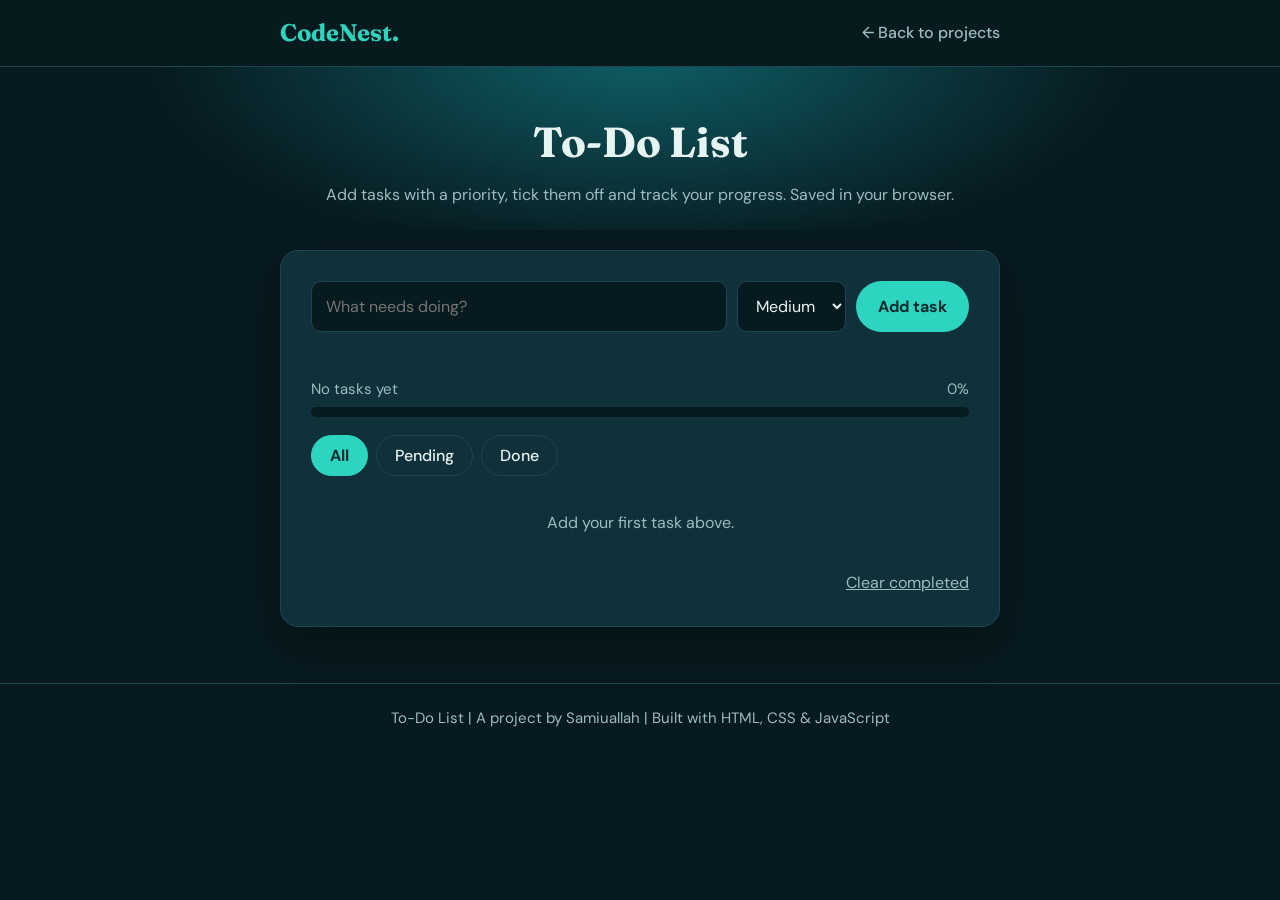
<file: todo-app/index.html>
<!DOCTYPE html>
<html lang="en">
<head>
<meta charset="UTF-8">
<meta name="viewport" content="width=device-width, initial-scale=1.0">
<meta name="description" content="To-Do List, a task manager by Samiuallah with priorities, filters and a progress bar.">
<title>To-Do List | CodeNest</title>
<link rel="preconnect" href="https://fonts.googleapis.com">
<link href="https://fonts.googleapis.com/css2?family=Fraunces:wght@600;700&family=DM+Sans:wght@400;500;700&display=swap" rel="stylesheet">
<style>
:root{--bg:#071a1f;--bg-soft:#0b2229;--surface:#10303a;--line:#1e4651;--ink:#e6f4f2;--muted:#9dbcc0;--accent:#2dd4bf;--accent-dark:#14a597;--warm:#fbbf24;--high:#f87171;--med:#fbbf24;--low:#60a5fa}
*{margin:0;padding:0;box-sizing:border-box}
body{font-family:"DM Sans",system-ui,Arial,sans-serif;background:var(--bg);color:var(--ink);line-height:1.6;min-height:100vh}
h1,h2,.logo{font-family:Fraunces,Georgia,serif}
button,input,select{font:inherit;color:inherit}
:focus-visible{outline:3px solid var(--warm);outline-offset:3px;border-radius:8px}
.container{width:min(720px,92%);margin:auto}
header{border-bottom:1px solid var(--line);background:rgba(7,26,31,.9)}
.bar{min-height:66px;display:flex;align-items:center;justify-content:space-between;gap:16px}
.logo{font-size:24px;font-weight:700;color:var(--accent);text-decoration:none}
.back{color:var(--muted);text-decoration:none;font-weight:500}
.back:hover{color:var(--ink)}
.hero{text-align:center;padding:42px 0 22px;background:radial-gradient(700px 300px at 50% -10%,#0f5f66 0%,transparent 70%)}
.hero h1{font-size:clamp(30px,5vw,42px);margin-bottom:6px}
.hero p{color:var(--muted)}
.card{background:var(--surface);border:1px solid var(--line);border-radius:18px;padding:clamp(20px,4vw,30px);margin:20px auto 56px;box-shadow:0 18px 44px rgba(0,0,0,.3)}
form{display:grid;grid-template-columns:1fr auto auto;gap:10px}
input,select{padding:12px 14px;border:1.5px solid var(--line);border-radius:10px;background:var(--bg);width:100%}
input:focus,select:focus{border-color:var(--accent)}
.btn{padding:12px 22px;border:0;border-radius:999px;background:var(--accent);color:#052a2d;font-weight:700;cursor:pointer;transition:transform .2s,background .2s}
.btn:hover{background:#5eead4;transform:translateY(-2px)}
#msg{min-height:1.5em;margin-top:8px;color:var(--high);font-size:15px}
.progress-wrap{margin:14px 0 18px}
.progress-top{display:flex;justify-content:space-between;font-size:15px;color:var(--muted);margin-bottom:6px}
.track{height:10px;background:var(--bg);border-radius:10px;overflow:hidden}
.track i{display:block;height:100%;width:0;background:linear-gradient(90deg,var(--accent),var(--warm));border-radius:10px;transition:width .3s}
.tabs{display:flex;gap:8px;margin-bottom:14px;flex-wrap:wrap}
.tab{padding:7px 18px;border:1.5px solid var(--line);border-radius:999px;background:transparent;cursor:pointer;font-weight:500}
.tab[aria-pressed="true"]{background:var(--accent);border-color:var(--accent);color:#052a2d;font-weight:700}
ul{list-style:none;display:grid;gap:10px}
.task{display:flex;align-items:center;gap:12px;padding:12px 14px;background:var(--bg);border:1px solid var(--line);border-left:5px solid var(--c);border-radius:12px}
.task.High{--c:var(--high)}.task.Medium{--c:var(--med)}.task.Low{--c:var(--low)}
.task input[type=checkbox]{width:20px;height:20px;accent-color:var(--accent);flex:none}
.task .text{flex:1;word-break:break-word}
.task.done .text{text-decoration:line-through;color:var(--muted)}
.task small{display:block;color:var(--muted)}
.badge{font-size:13px;font-weight:700;color:var(--c);white-space:nowrap}
.del{background:transparent;border:1px solid var(--line);color:var(--high);border-radius:8px;padding:4px 10px;cursor:pointer}
.del:hover{border-color:var(--high)}
.empty{text-align:center;color:var(--muted);padding:20px 0}
.foot{display:flex;justify-content:flex-end;margin-top:14px}
.link{background:none;border:0;color:var(--muted);text-decoration:underline;cursor:pointer}
.link:hover{color:var(--ink)}
footer{border-top:1px solid var(--line);text-align:center;padding:22px 0;color:var(--muted);font-size:15px}
@media (max-width:560px){form{grid-template-columns:1fr}}
@media (prefers-reduced-motion:reduce){*{transition:none!important}}
</style>
</head>
<body>
<header>
  <div class="container bar">
    <a class="logo" href="../index.html">CodeNest.</a>
    <a class="back" href="../index.html#projects">&larr; Back to projects</a>
  </div>
</header>

<section class="hero">
  <div class="container">
    <h1>To-Do List</h1>
    <p>Add tasks with a priority, tick them off and track your progress. Saved in your browser.</p>
  </div>
</section>

<main class="container">
  <div class="card">
    <form id="form">
      <label class="sr" for="title" hidden>Task</label>
      <input id="title" type="text" maxlength="60" placeholder="What needs doing?" required>
      <label for="priority" hidden>Priority</label>
      <select id="priority" aria-label="Priority">
        <option>High</option><option selected>Medium</option><option>Low</option>
      </select>
      <button class="btn" type="submit">Add task</button>
    </form>
    <p id="msg" role="status" aria-live="polite"></p>

    <div class="progress-wrap">
      <div class="progress-top"><span id="stats">No tasks yet</span><span id="pct">0%</span></div>
      <div class="track"><i id="bar"></i></div>
    </div>

    <div class="tabs" role="group" aria-label="Filter tasks">
      <button class="tab" type="button" data-f="all" aria-pressed="true">All</button>
      <button class="tab" type="button" data-f="pending" aria-pressed="false">Pending</button>
      <button class="tab" type="button" data-f="done" aria-pressed="false">Done</button>
    </div>

    <ul id="list"></ul>
    <div class="foot"><button class="link" type="button" id="clear">Clear completed</button></div>
  </div>
</main>

<footer>To-Do List | A project by Samiuallah | Built with HTML, CSS &amp; JavaScript</footer>

<script>
  const KEY = "codenest-todos";
  const RANK = { High: 1, Medium: 2, Low: 3 };
  let tasks = [];
  let filter = "all";

  try { tasks = JSON.parse(localStorage.getItem(KEY)) || []; } catch (e) { tasks = []; }
  function save() { try { localStorage.setItem(KEY, JSON.stringify(tasks)); } catch (e) {} }

  function el(tag, cls, text) {
    const n = document.createElement(tag);
    if (cls) n.className = cls;
    if (text !== undefined) n.textContent = text;
    return n;
  }

  function render() {
    const total = tasks.length;
    const done = tasks.filter(t => t.done).length;
    const pct = total ? Math.round(done / total * 100) : 0;
    document.getElementById("stats").textContent = total ? done + " of " + total + " done" : "No tasks yet";
    document.getElementById("pct").textContent = pct + "%";
    document.getElementById("bar").style.width = pct + "%";

    document.querySelectorAll(".tab").forEach(b => b.setAttribute("aria-pressed", String(b.dataset.f === filter)));

    const shown = tasks
      .filter(t => filter === "all" || (filter === "done" ? t.done : !t.done))
      .sort((a, b) => (a.done - b.done) || (RANK[a.priority] - RANK[b.priority]) || (a.id - b.id));

    const list = document.getElementById("list");
    list.replaceChildren();
    if (!shown.length) {
      list.append(el("li", "empty", total ? "No tasks in this view." : "Add your first task above."));
      return;
    }
    shown.forEach(t => {
      const li = el("li", "task " + t.priority + (t.done ? " done" : ""));
      const box = el("input");
      box.type = "checkbox";
      box.checked = t.done;
      box.setAttribute("aria-label", "Mark " + t.title + " as done");
      box.addEventListener("change", () => { t.done = box.checked; save(); render(); });
      const text = el("div", "text");
      text.append(el("span", "", t.title), el("small", "", "Added " + t.created));
      const del = el("button", "del", "Delete");
      del.type = "button";
      del.setAttribute("aria-label", "Delete " + t.title);
      del.addEventListener("click", () => { tasks = tasks.filter(x => x.id !== t.id); save(); render(); });
      li.append(box, text, el("span", "badge", t.priority), del);
      list.append(li);
    });
  }

  document.getElementById("form").addEventListener("submit", e => {
    e.preventDefault();
    const input = document.getElementById("title");
    const title = input.value.trim();
    const msg = document.getElementById("msg");
    if (!title) { msg.textContent = "Task cannot be empty."; return; }
    msg.textContent = "";
    tasks.push({
      id: Date.now(), title, done: false,
      priority: document.getElementById("priority").value,
      created: new Date().toLocaleDateString("en-GB")
    });
    save(); render();
    input.value = "";
    input.focus();
  });

  document.querySelectorAll(".tab").forEach(b => b.addEventListener("click", () => { filter = b.dataset.f; render(); }));
  document.getElementById("clear").addEventListener("click", () => { tasks = tasks.filter(t => !t.done); save(); render(); });

  render();
</script>
</body>
</html>
</file>
